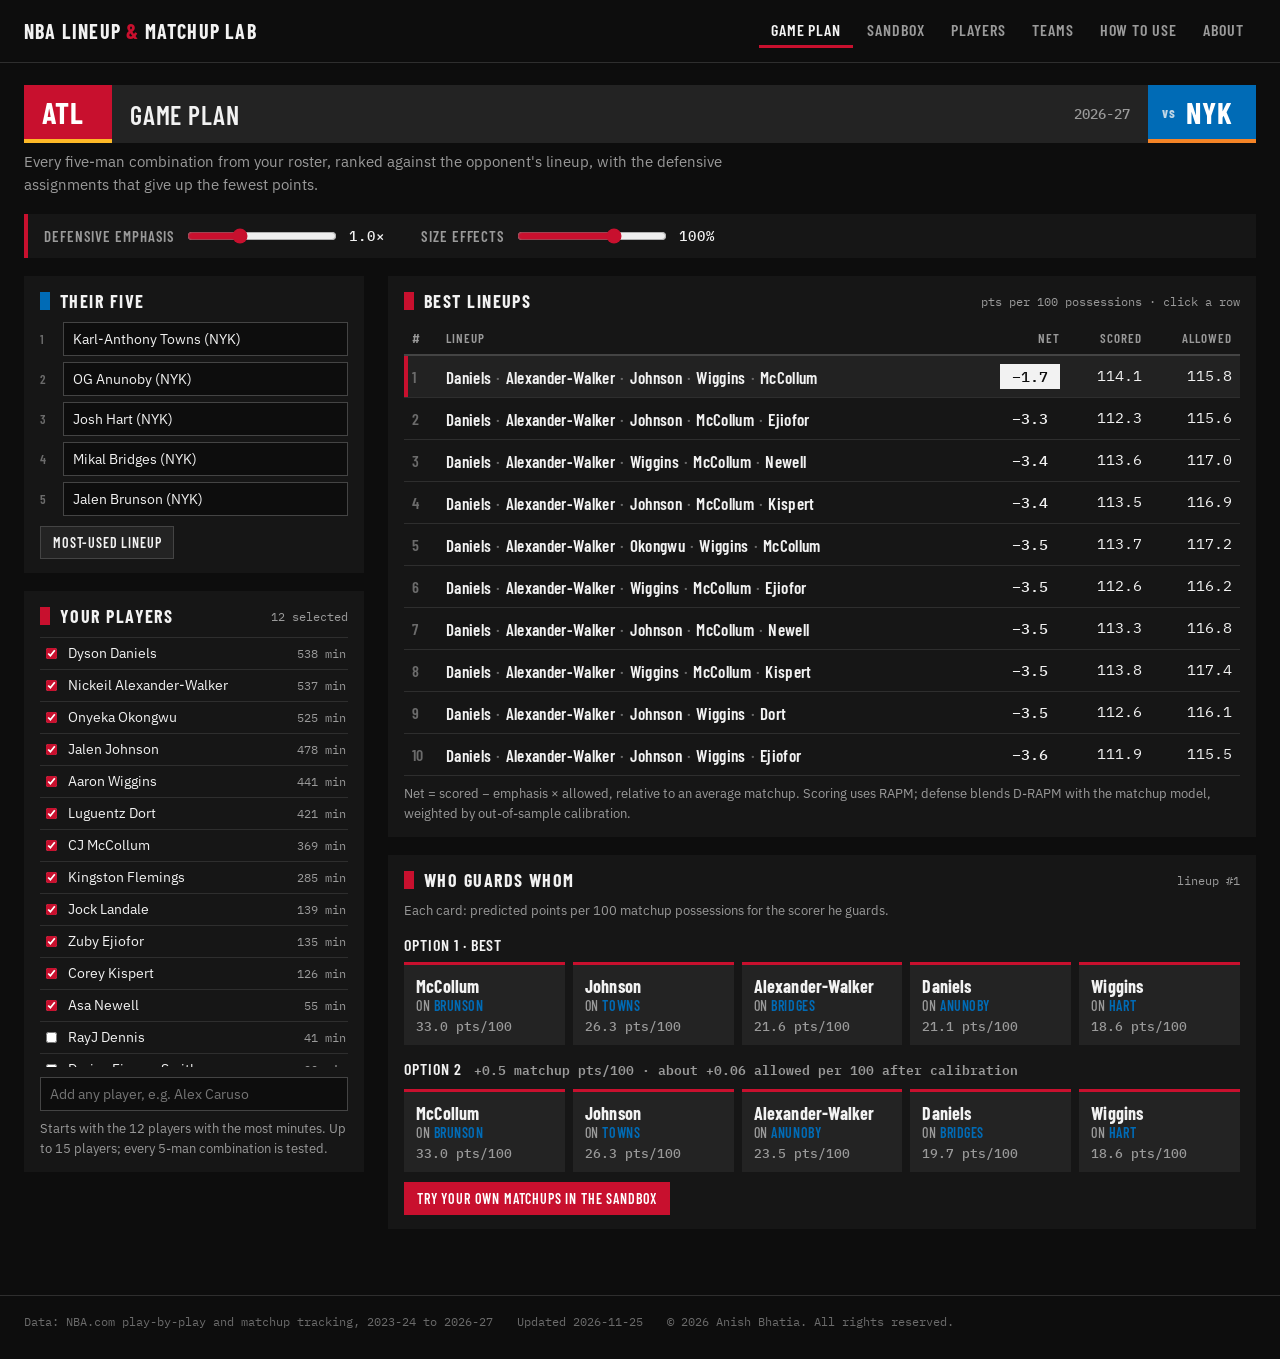
<file: docs/index.html>
<!DOCTYPE html>
<html lang="en">
<head>
  <meta charset="utf-8">
  <meta name="viewport" content="width=device-width, initial-scale=1">
  <title>Game plan · NBA Lineup &amp; Matchup Lab</title>
  <meta name="description" content="Pick any NBA team and opponent: every 5-man lineup ranked by RAPM and a calibrated matchup model, with the best defensive assignments.">
  <link rel="stylesheet" href="css/style.css">
</head>
<body>
  <nav id="nav"></nav>
  <main>
    <div class="scorebar">
      <div class="side team"><select id="team" aria-label="Your team"></select></div>
      <div class="title">Game plan<small id="season"></small></div>
      <div class="side opp"><span class="vs">vs</span><select id="opp" aria-label="Opponent"></select></div>
    </div>
    <p class="lede" id="lede">Every five-man combination from your roster, ranked against the opponent's lineup, with the defensive assignments that give up the fewest points.</p>

    <div class="strip">
      <label for="slider">Defensive emphasis <input type="range" id="slider" min="0.5" max="2" step="0.1" value="1"><output id="slider-out">1.0×</output></label>
      <label for="size">Size effects <input type="range" id="size" min="0" max="1.5" step="0.1" value="1"><output id="size-out">100%</output></label>
    </div>

    <div class="grid">
      <aside>
        <section class="panel">
          <h2 class="sec opp">Their five</h2>
          <div id="their-slots"></div>
          <div class="btns"><button id="reset-their">Most-used lineup</button></div>
        </section>
        <section class="panel">
          <h2 class="sec">Your players <span class="aside" id="roster-count"></span></h2>
          <div class="roster" id="roster"></div>
          <div class="slot" style="margin-top:10px"><input type="search" id="add-player" placeholder="Add any player, e.g. Alex Caruso"></div>
          <p class="note">Starts with the 12 players with the most minutes. Up to 15 players; every 5-man combination is tested.</p>
        </section>
      </aside>

      <section>
        <section class="panel">
          <h2 class="sec">Best lineups <span class="aside">pts per 100 possessions · click a row</span></h2>
          <div class="tablewrap"><table>
            <thead><tr><th>#</th><th>Lineup</th><th class="n">Net</th><th class="n">Scored</th><th class="n">Allowed</th></tr></thead>
            <tbody id="lineups"><tr><td colspan="5" class="loading">Loading…</td></tr></tbody>
          </table></div>
          <p class="note">Net = scored − emphasis × allowed, relative to an average matchup. Scoring uses RAPM; defense blends D-RAPM with the matchup model, weighted by out-of-sample calibration.</p>
        </section>
        <section class="panel">
          <h2 class="sec">Who guards whom <span class="aside" id="assign-for"></span></h2>
          <p class="note" style="margin:0 0 4px">Each card: predicted points per 100 matchup possessions for the scorer he guards.</p>
          <div id="assignments"></div>
          <div class="btns"><a id="to-sandbox" href="sandbox.html"><button class="primary">Try your own matchups in the sandbox</button></a></div>
        </section>
      </section>
    </div>
  </main>
  <footer id="foot"></footer>
  <script type="module" src="js/gameplan.js"></script>
</body>
</html>
</file>
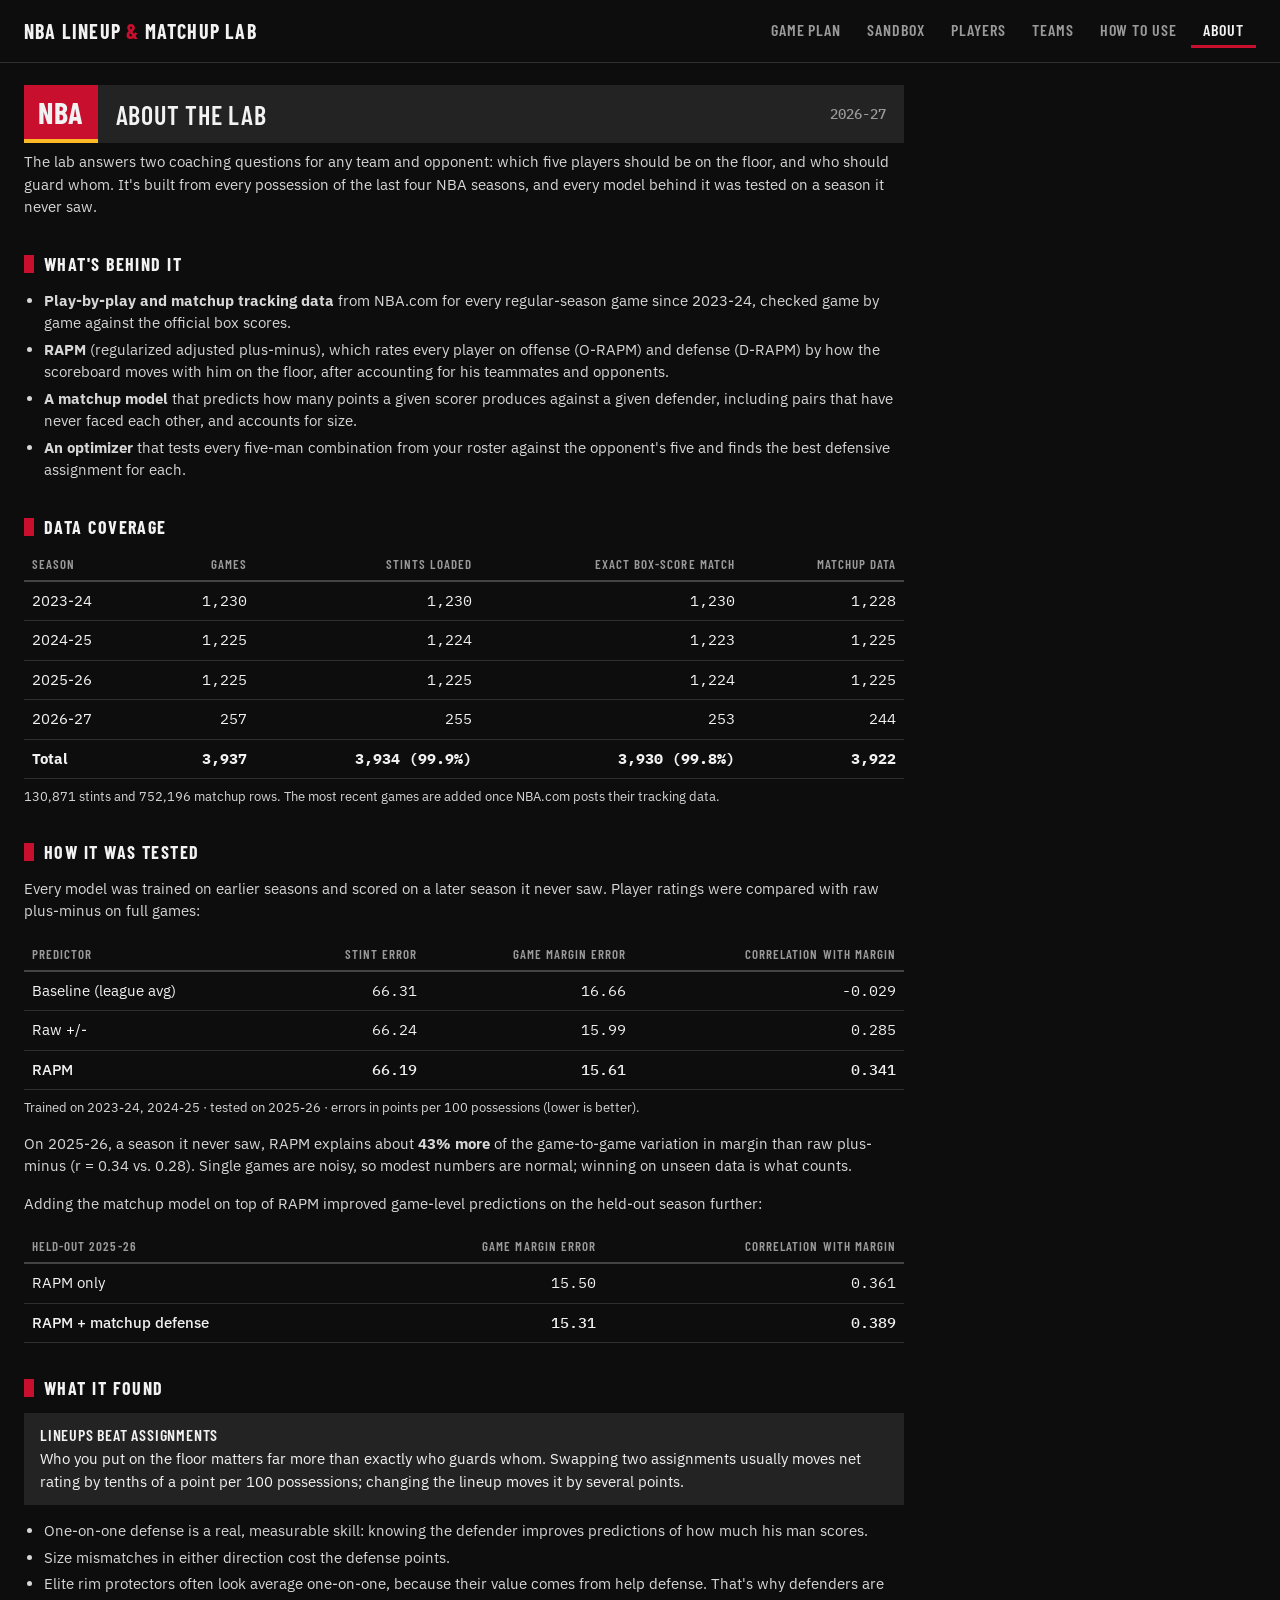
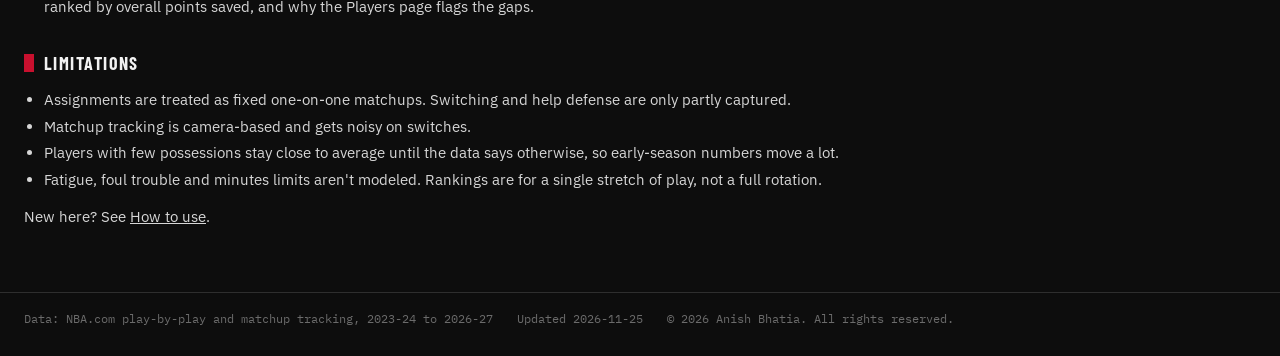
<file: docs/about.html>
<!DOCTYPE html>
<html lang="en">
<head>
  <meta charset="utf-8">
  <meta name="viewport" content="width=device-width, initial-scale=1">
  <title>About · NBA Lineup &amp; Matchup Lab</title>
  <meta name="description" content="About the NBA Lineup & Matchup Lab: what it does, the data and models behind it, and how it was tested.">
  <link rel="stylesheet" href="css/style.css">
  <style>
    main.doc > * { max-width: 880px; }
    .doc h2.sec { margin-top: 34px; }
    .doc p, .doc li { color: #d6d6d6; }
    .doc ul { padding-left: 20px; }
    .doc li { margin: 4px 0; }
    .doc td.hi { color: var(--text); font-weight: 500; }
    .callout { background: var(--slate); padding: 12px 16px; margin: 14px 0; }
    .callout b { font: 600 16px var(--cond); letter-spacing: .05em; text-transform: uppercase; display: block; margin-bottom: 4px; }
    .missing { color: var(--muted); font-style: italic; }
  </style>
</head>
<body>
  <nav id="nav"></nav>
  <main class="doc">
    <div class="scorebar">
      <div class="side team">NBA</div>
      <div class="title">About the lab<small id="season"></small></div>
    </div>
    <p class="lede">The lab answers two coaching questions for any team and opponent: which five players should be on the floor, and who should guard whom. It's built from every possession of the last four NBA seasons, and every model behind it was tested on a season it never saw.</p>

    <h2 class="sec">What's behind it</h2>
    <ul>
      <li><b>Play-by-play and matchup tracking data</b> from NBA.com for every regular-season game since 2023-24, checked game by game against the official box scores.</li>
      <li><b>RAPM</b> (regularized adjusted plus-minus), which rates every player on offense (O-RAPM) and defense (D-RAPM) by how the scoreboard moves with him on the floor, after accounting for his teammates and opponents.</li>
      <li><b>A matchup model</b> that predicts how many points a given scorer produces against a given defender, including pairs that have never faced each other, and accounts for size.</li>
      <li><b>An optimizer</b> that tests every five-man combination from your roster against the opponent's five and finds the best defensive assignment for each.</li>
    </ul>

    <h2 class="sec">Data coverage</h2>
    <div id="coverage"></div>

    <h2 class="sec">How it was tested</h2>
    <p>Every model was trained on earlier seasons and scored on a later season it never saw. Player ratings were compared with raw plus-minus on full games:</p>
    <div id="rapm-val"></div>
    <p>Adding the matchup model on top of RAPM improved game-level predictions on the held-out season further:</p>
    <div id="cal"></div>

    <h2 class="sec">What it found</h2>
    <div class="callout"><b>Lineups beat assignments</b>Who you put on the floor matters far more than exactly who guards whom. Swapping two assignments usually moves net rating by tenths of a point per 100 possessions; changing the lineup moves it by several points.</div>
    <ul>
      <li>One-on-one defense is a real, measurable skill: knowing the defender improves predictions of how much his man scores.</li>
      <li>Size mismatches in either direction cost the defense points.</li>
      <li>Elite rim protectors often look average one-on-one, because their value comes from help defense. That's why defenders are ranked by overall points saved, and why the Players page flags the gaps.</li>
    </ul>

    <h2 class="sec">Limitations</h2>
    <ul>
      <li>Assignments are treated as fixed one-on-one matchups. Switching and help defense are only partly captured.</li>
      <li>Matchup tracking is camera-based and gets noisy on switches.</li>
      <li>Players with few possessions stay close to average until the data says otherwise, so early-season numbers move a lot.</li>
      <li>Fatigue, foul trouble and minutes limits aren't modeled. Rankings are for a single stretch of play, not a full rotation.</li>
    </ul>

    <p>New here? See <a href="guide.html">How to use</a>.</p>
  </main>
  <footer id="foot"></footer>
  <script type="module" src="js/about.js"></script>
</body>
</html>
</file>
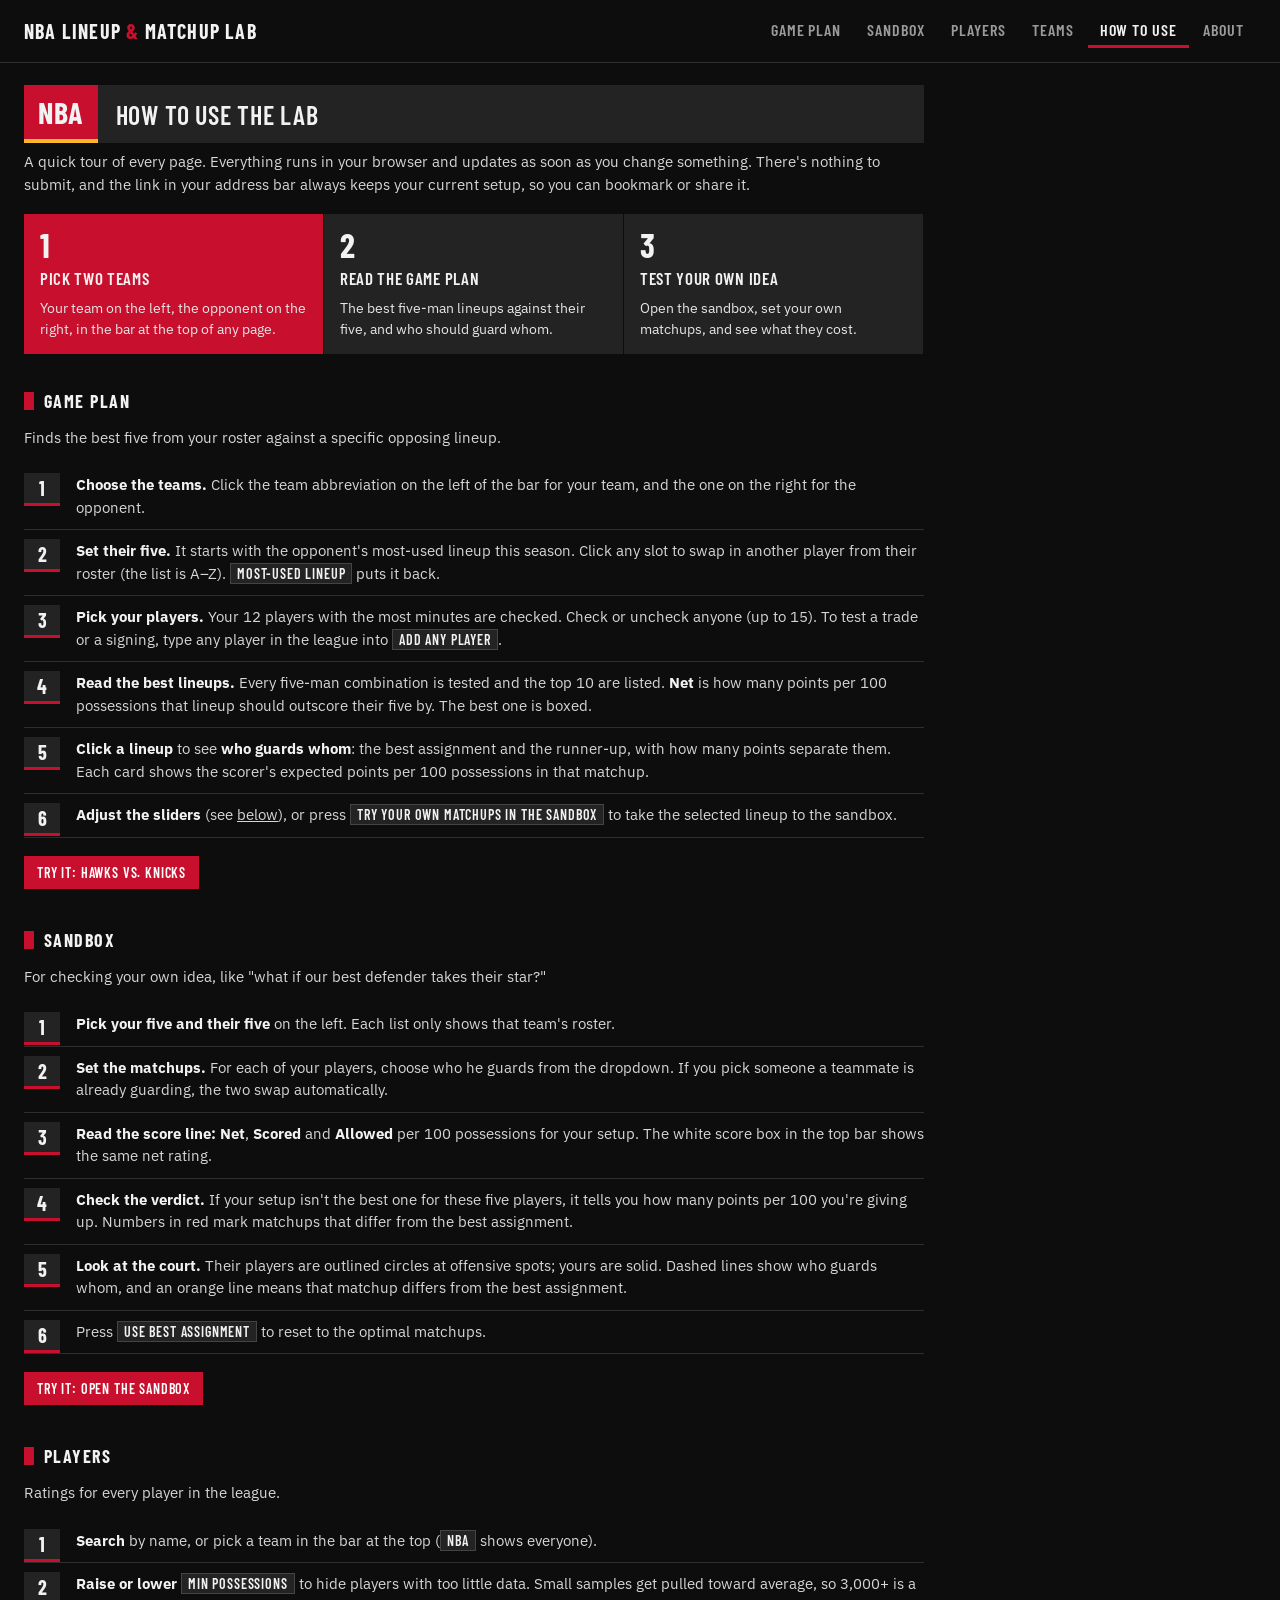
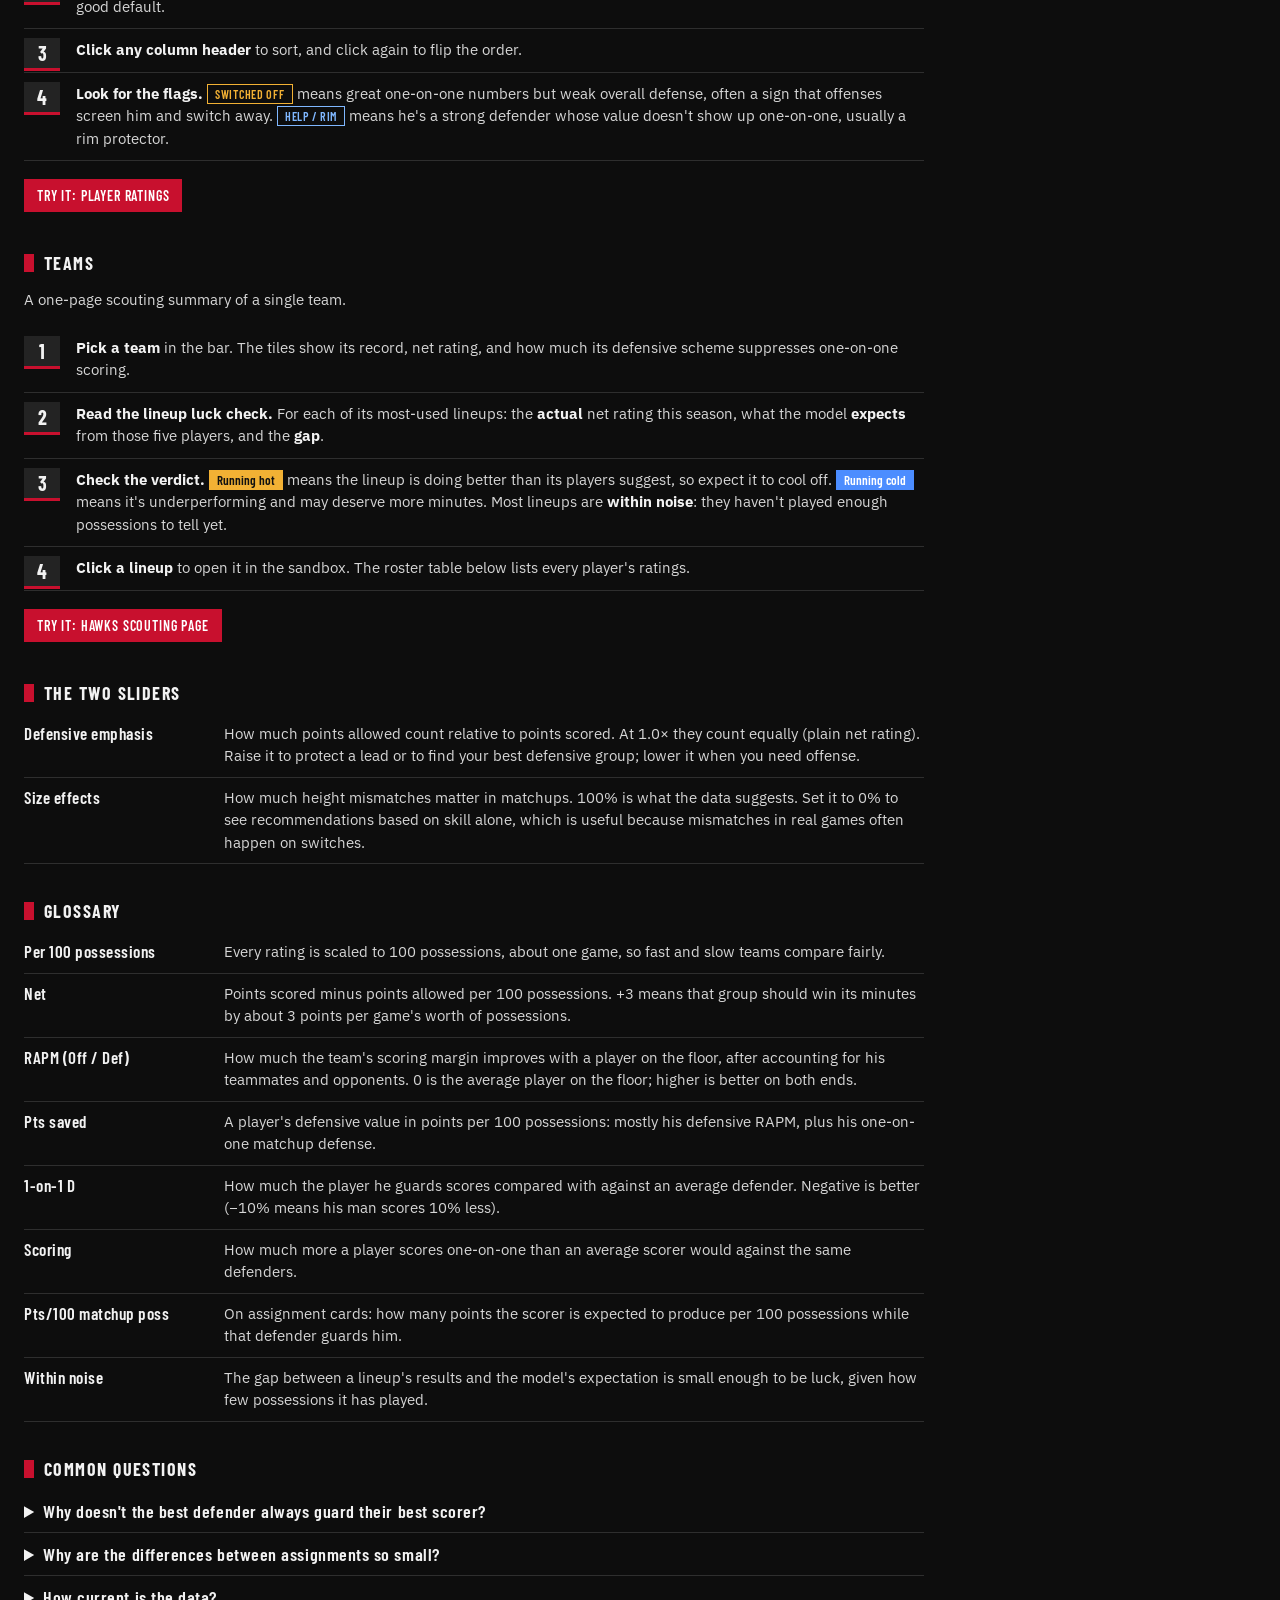
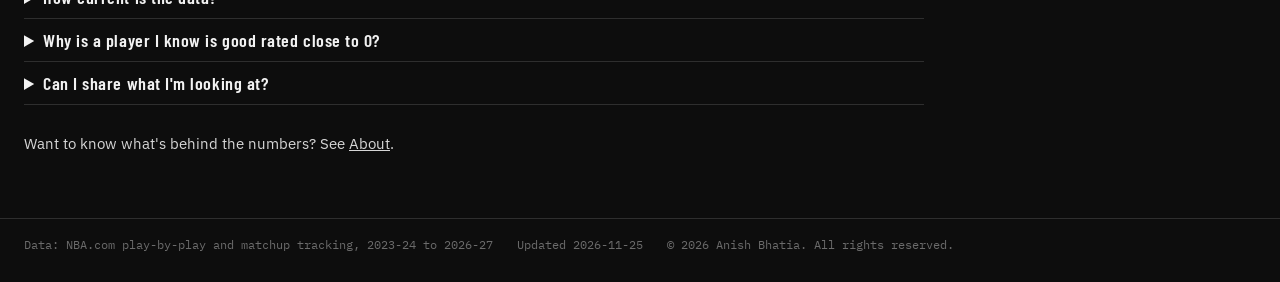
<file: docs/guide.html>
<!DOCTYPE html>
<html lang="en">
<head>
  <meta charset="utf-8">
  <meta name="viewport" content="width=device-width, initial-scale=1">
  <title>How to use · NBA Lineup &amp; Matchup Lab</title>
  <meta name="description" content="Step-by-step guide to the NBA Lineup & Matchup Lab: game plans, the matchup sandbox, player ratings, and team lineup luck checks.">
  <link rel="stylesheet" href="css/style.css">
  <style>
    main.doc > * { max-width: 900px; }
    .doc p, .doc li { color: #d6d6d6; }
    .doc h2.sec { margin-top: 36px; }
    .quick { display: grid; grid-template-columns: repeat(auto-fit, minmax(220px, 1fr)); gap: 0; margin: 8px 0 6px; max-width: 900px; }
    .quick div { background: var(--slate); padding: 14px 16px; border-right: 1px solid var(--bg); }
    .quick div:first-child { background: var(--team); }
    .quick b { display: block; font: 700 34px var(--cond); line-height: 1; margin-bottom: 6px; }
    .quick span { font: 600 17px var(--cond); letter-spacing: .04em; text-transform: uppercase; }
    .quick p { margin: 6px 0 0; font-size: 14px; color: #e6e6e6; }
    ol.steps { list-style: none; counter-reset: s; padding: 0; margin: 12px 0; }
    ol.steps li { counter-increment: s; position: relative; padding: 10px 0 10px 52px; border-bottom: 1px solid var(--line); }
    ol.steps li::before { content: counter(s); position: absolute; left: 0; top: 9px; width: 36px; height: 30px;
      background: var(--slate); border-bottom: 3px solid var(--team-hi); font: 700 20px var(--cond);
      display: flex; align-items: center; justify-content: center; color: var(--text); }
    ol.steps b { color: var(--text); }
    .ui { font: 600 14px var(--cond); letter-spacing: .06em; text-transform: uppercase; background: var(--slate);
      border: 1px solid var(--line-strong); padding: 1px 6px; color: var(--text); }
    .try { display: inline-block; margin: 6px 0 4px; }
    dl.gloss { display: grid; grid-template-columns: 200px 1fr; gap: 0; margin: 10px 0; }
    dl.gloss dt, dl.gloss dd { margin: 0; padding: 9px 0; border-bottom: 1px solid var(--line); }
    dl.gloss dt { font: 600 17px var(--cond); letter-spacing: .03em; color: var(--text); }
    dl.gloss dd { color: #d6d6d6; }
    @media (max-width: 700px) { dl.gloss { grid-template-columns: 1fr; } dl.gloss dt { border-bottom: 0; padding-bottom: 0; } }
    details { border-bottom: 1px solid var(--line); padding: 10px 0; }
    summary { cursor: pointer; font: 600 18px var(--cond); letter-spacing: .03em; color: var(--text); }
    details p { margin: 8px 0 2px; }
  </style>
</head>
<body>
  <nav id="nav"></nav>
  <main class="doc">
    <div class="scorebar">
      <div class="side team">NBA</div>
      <div class="title">How to use the lab</div>
    </div>
    <p class="lede">A quick tour of every page. Everything runs in your browser and updates as soon as you change something. There's nothing to submit, and the link in your address bar always keeps your current setup, so you can bookmark or share it.</p>

    <div class="quick">
      <div><b>1</b><span>Pick two teams</span><p>Your team on the left, the opponent on the right, in the bar at the top of any page.</p></div>
      <div><b>2</b><span>Read the game plan</span><p>The best five-man lineups against their five, and who should guard whom.</p></div>
      <div><b>3</b><span>Test your own idea</span><p>Open the sandbox, set your own matchups, and see what they cost.</p></div>
    </div>

    <h2 class="sec" id="game-plan">Game plan</h2>
    <p>Finds the best five from your roster against a specific opposing lineup.</p>
    <ol class="steps">
      <li><b>Choose the teams.</b> Click the team abbreviation on the left of the bar for your team, and the one on the right for the opponent.</li>
      <li><b>Set their five.</b> It starts with the opponent's most-used lineup this season. Click any slot to swap in another player from their roster (the list is A–Z). <span class="ui">Most-used lineup</span> puts it back.</li>
      <li><b>Pick your players.</b> Your 12 players with the most minutes are checked. Check or uncheck anyone (up to 15). To test a trade or a signing, type any player in the league into <span class="ui">Add any player</span>.</li>
      <li><b>Read the best lineups.</b> Every five-man combination is tested and the top 10 are listed. <b>Net</b> is how many points per 100 possessions that lineup should outscore their five by. The best one is boxed.</li>
      <li><b>Click a lineup</b> to see <b>who guards whom</b>: the best assignment and the runner-up, with how many points separate them. Each card shows the scorer's expected points per 100 possessions in that matchup.</li>
      <li><b>Adjust the sliders</b> (see <a href="#sliders">below</a>), or press <span class="ui">Try your own matchups in the sandbox</span> to take the selected lineup to the sandbox.</li>
    </ol>
    <a class="try" href="index.html?team=ATL&opp=NYK"><button class="primary">Try it: Hawks vs. Knicks</button></a>

    <h2 class="sec" id="sandbox">Sandbox</h2>
    <p>For checking your own idea, like "what if our best defender takes their star?"</p>
    <ol class="steps">
      <li><b>Pick your five and their five</b> on the left. Each list only shows that team's roster.</li>
      <li><b>Set the matchups.</b> For each of your players, choose who he guards from the dropdown. If you pick someone a teammate is already guarding, the two swap automatically.</li>
      <li><b>Read the score line:</b> <b>Net</b>, <b>Scored</b> and <b>Allowed</b> per 100 possessions for your setup. The white score box in the top bar shows the same net rating.</li>
      <li><b>Check the verdict.</b> If your setup isn't the best one for these five players, it tells you how many points per 100 you're giving up. Numbers in red mark matchups that differ from the best assignment.</li>
      <li><b>Look at the court.</b> Their players are outlined circles at offensive spots; yours are solid. Dashed lines show who guards whom, and an orange line means that matchup differs from the best assignment.</li>
      <li>Press <span class="ui">Use best assignment</span> to reset to the optimal matchups.</li>
    </ol>
    <a class="try" href="sandbox.html?team=ATL&opp=NYK"><button class="primary">Try it: open the sandbox</button></a>

    <h2 class="sec" id="players">Players</h2>
    <p>Ratings for every player in the league.</p>
    <ol class="steps">
      <li><b>Search</b> by name, or pick a team in the bar at the top (<span class="ui">NBA</span> shows everyone).</li>
      <li><b>Raise or lower <span class="ui">Min possessions</span></b> to hide players with too little data. Small samples get pulled toward average, so 3,000+ is a good default.</li>
      <li><b>Click any column header</b> to sort, and click again to flip the order.</li>
      <li><b>Look for the flags.</b> <span class="tag switched_off">Switched off</span> means great one-on-one numbers but weak overall defense, often a sign that offenses screen him and switch away. <span class="tag help_rim">Help / rim</span> means he's a strong defender whose value doesn't show up one-on-one, usually a rim protector.</li>
    </ol>
    <a class="try" href="players.html"><button class="primary">Try it: player ratings</button></a>

    <h2 class="sec" id="teams">Teams</h2>
    <p>A one-page scouting summary of a single team.</p>
    <ol class="steps">
      <li><b>Pick a team</b> in the bar. The tiles show its record, net rating, and how much its defensive scheme suppresses one-on-one scoring.</li>
      <li><b>Read the lineup luck check.</b> For each of its most-used lineups: the <b>actual</b> net rating this season, what the model <b>expects</b> from those five players, and the <b>gap</b>.</li>
      <li><b>Check the verdict.</b> <span class="verdict-tag" style="background:var(--warn);color:#111;font:600 13px var(--cond);padding:2px 8px">Running hot</span> means the lineup is doing better than its players suggest, so expect it to cool off. <span class="verdict-tag" style="background:#4c8dff;color:#fff;font:600 13px var(--cond);padding:2px 8px">Running cold</span> means it's underperforming and may deserve more minutes. Most lineups are <b>within noise</b>: they haven't played enough possessions to tell yet.</li>
      <li><b>Click a lineup</b> to open it in the sandbox. The roster table below lists every player's ratings.</li>
    </ol>
    <a class="try" href="teams.html?team=ATL"><button class="primary">Try it: Hawks scouting page</button></a>

    <h2 class="sec" id="sliders">The two sliders</h2>
    <dl class="gloss">
      <dt>Defensive emphasis</dt><dd>How much points allowed count relative to points scored. At 1.0× they count equally (plain net rating). Raise it to protect a lead or to find your best defensive group; lower it when you need offense.</dd>
      <dt>Size effects</dt><dd>How much height mismatches matter in matchups. 100% is what the data suggests. Set it to 0% to see recommendations based on skill alone, which is useful because mismatches in real games often happen on switches.</dd>
    </dl>

    <h2 class="sec" id="glossary">Glossary</h2>
    <dl class="gloss">
      <dt>Per 100 possessions</dt><dd>Every rating is scaled to 100 possessions, about one game, so fast and slow teams compare fairly.</dd>
      <dt>Net</dt><dd>Points scored minus points allowed per 100 possessions. +3 means that group should win its minutes by about 3 points per game's worth of possessions.</dd>
      <dt>RAPM (Off / Def)</dt><dd>How much the team's scoring margin improves with a player on the floor, after accounting for his teammates and opponents. 0 is the average player on the floor; higher is better on both ends.</dd>
      <dt>Pts saved</dt><dd>A player's defensive value in points per 100 possessions: mostly his defensive RAPM, plus his one-on-one matchup defense.</dd>
      <dt>1-on-1 D</dt><dd>How much the player he guards scores compared with against an average defender. Negative is better (−10% means his man scores 10% less).</dd>
      <dt>Scoring</dt><dd>How much more a player scores one-on-one than an average scorer would against the same defenders.</dd>
      <dt>Pts/100 matchup poss</dt><dd>On assignment cards: how many points the scorer is expected to produce per 100 possessions while that defender guards him.</dd>
      <dt>Within noise</dt><dd>The gap between a lineup's results and the model's expectation is small enough to be luck, given how few possessions it has played.</dd>
    </dl>

    <h2 class="sec" id="faq">Common questions</h2>
    <details><summary>Why doesn't the best defender always guard their best scorer?</summary>
      <p>Usually because of size. If their star is much taller or shorter than your best defender, the mismatch can cost more than his defense saves. Turn <b>Size effects</b> down to 0% to see the skill-only answer.</p></details>
    <details><summary>Why are the differences between assignments so small?</summary>
      <p>That's a real finding: who's on the floor matters much more than exactly who guards whom. Swapping assignments usually moves net rating by tenths of a point per 100, while changing the lineup moves it by several points.</p></details>
    <details><summary>How current is the data?</summary>
      <p>The date at the bottom of every page shows the last update. It covers every regular-season game from 2023-24 through the latest update, with recent seasons weighted more heavily.</p></details>
    <details><summary>Why is a player I know is good rated close to 0?</summary>
      <p>Players with few possessions are pulled toward average until the data clearly shows otherwise, and rookies or injured players fall in that group. RAPM also measures how the scoreboard moves with a player on the floor, which can differ from box-score stats.</p></details>
    <details><summary>Can I share what I'm looking at?</summary>
      <p>Yes. The address bar always holds your current teams, players, matchups and slider settings, so copying the link shares the exact view.</p></details>

    <p style="margin-top:28px">Want to know what's behind the numbers? See <a href="about.html">About</a>.</p>
  </main>
  <footer id="foot"></footer>
  <script type="module">
    import { loadData, renderChrome, applyTeamColors, showError } from './js/ui.js';
    applyTeamColors('ATL', 'NYK');
    loadData().then((D) => renderChrome('guide.html', D.meta)).catch(() => renderChrome('guide.html', null));
  </script>
</body>
</html>
</file>
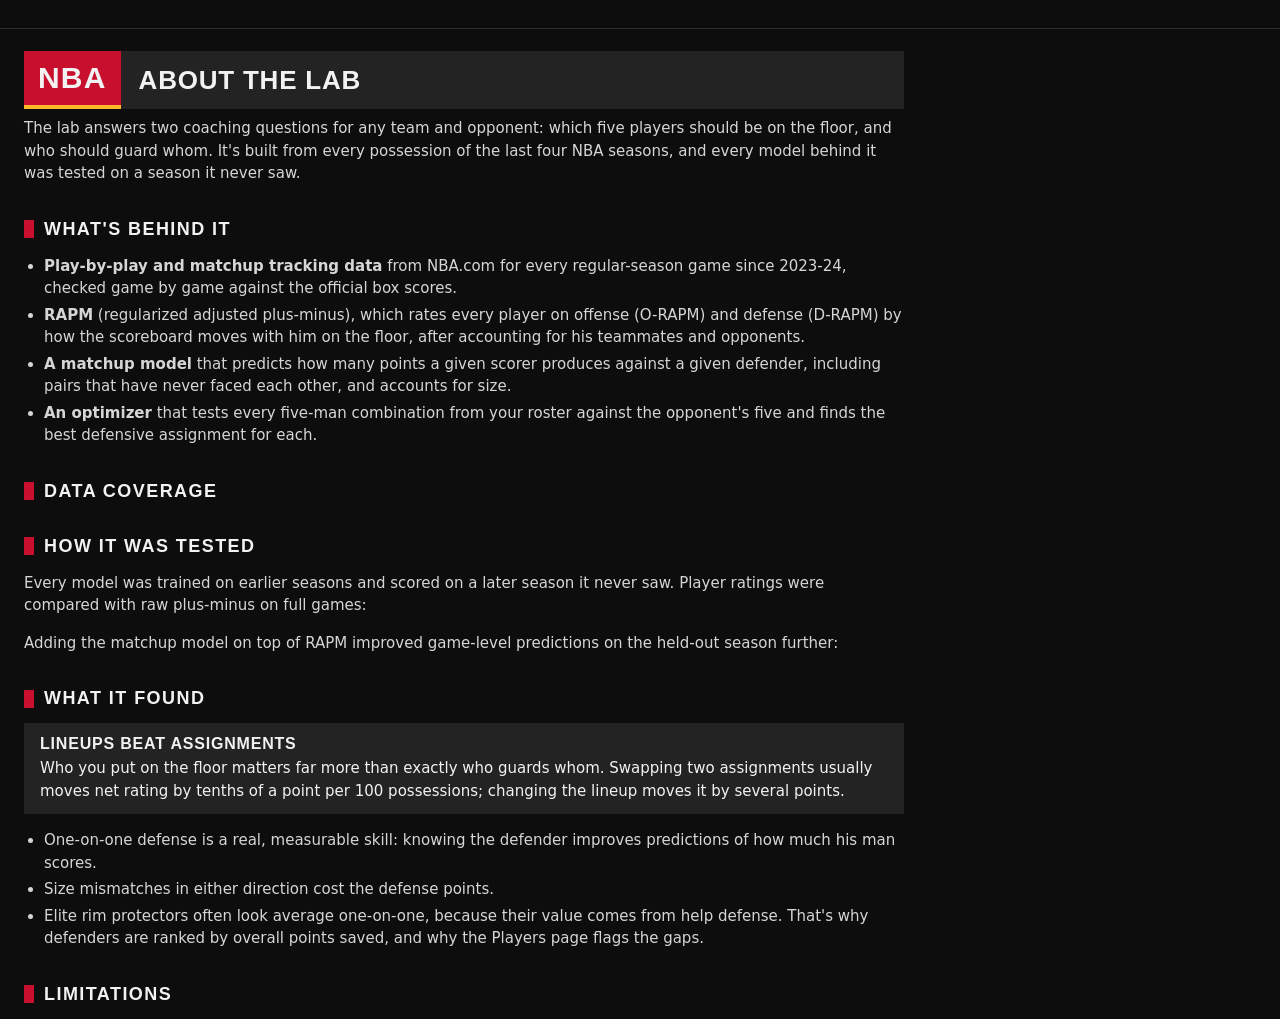
<file: docs/method.html>
<!DOCTYPE html><html lang="en"><head><meta charset="utf-8"><title>About · NBA Lineup &amp; Matchup Lab</title><meta http-equiv="refresh" content="0; url=about.html"><link rel="canonical" href="about.html"></head><body><a href="about.html">About the lab</a></body></html>
</file>
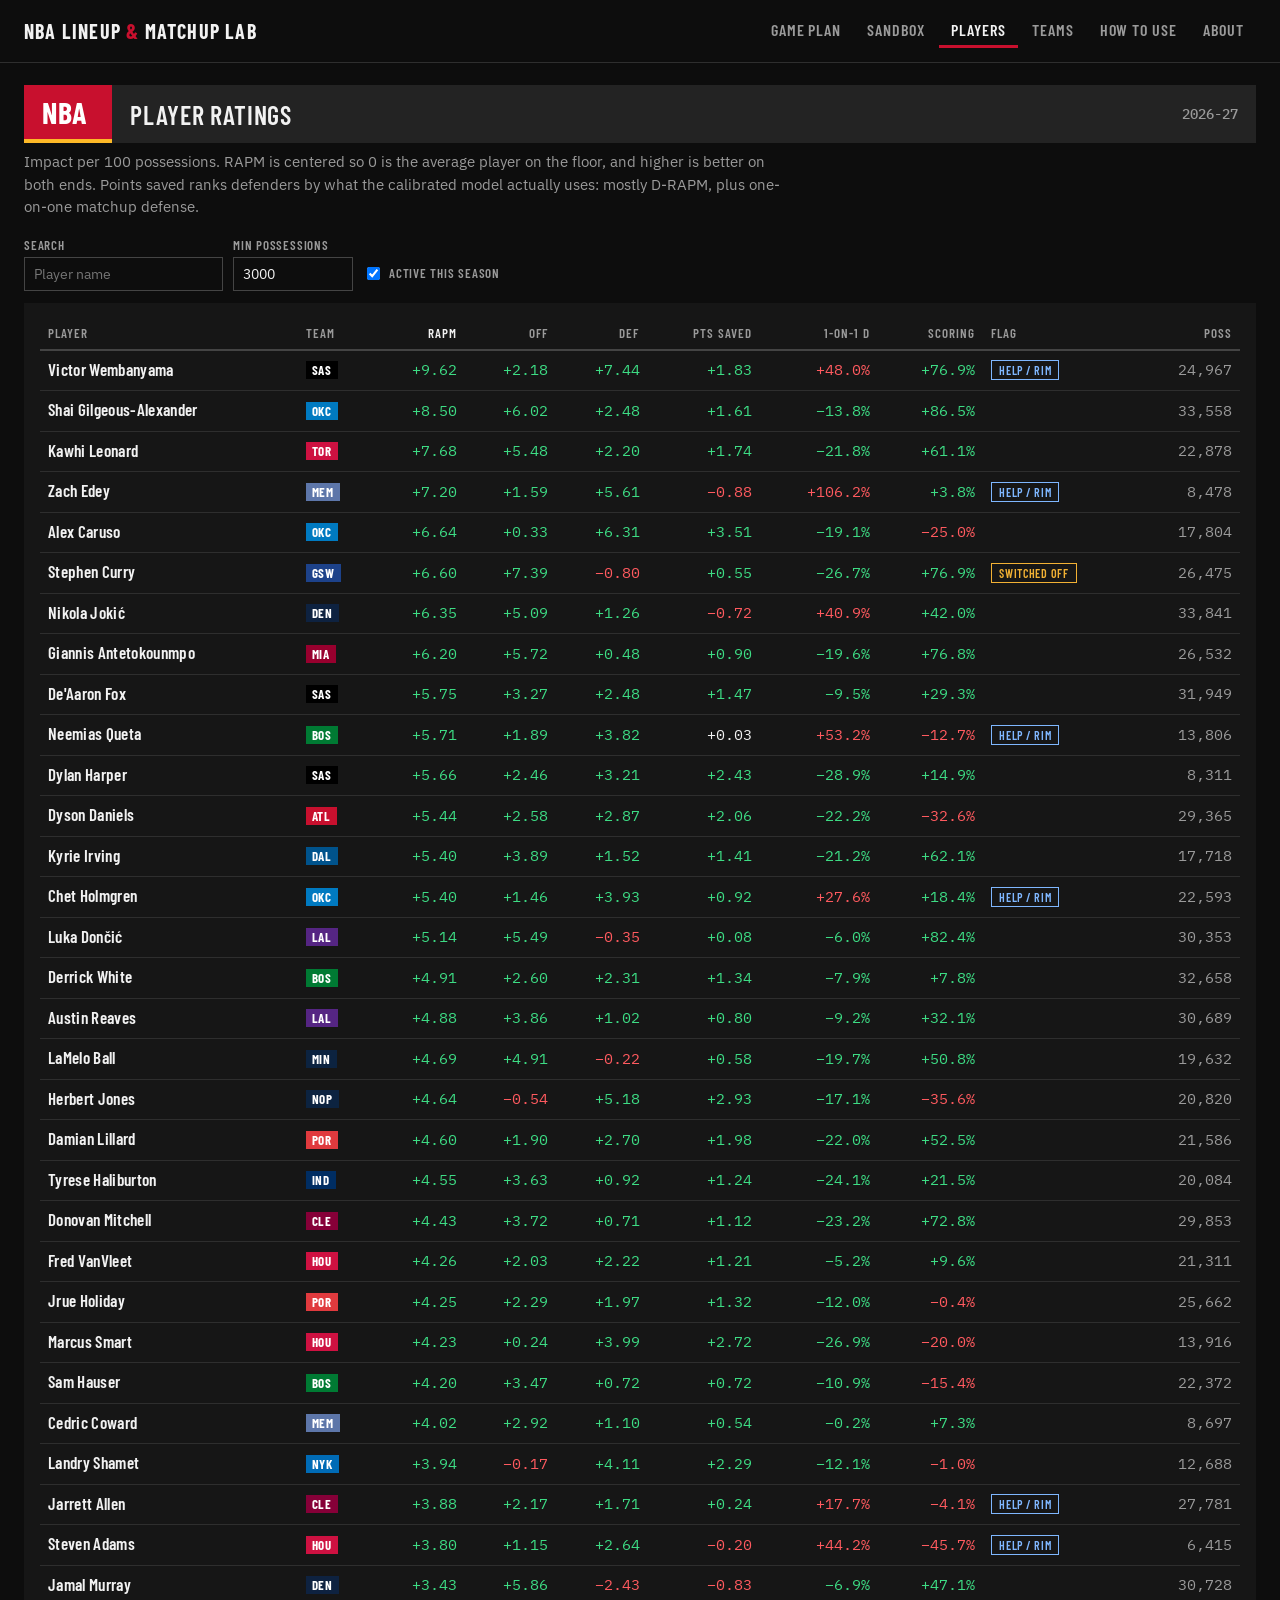
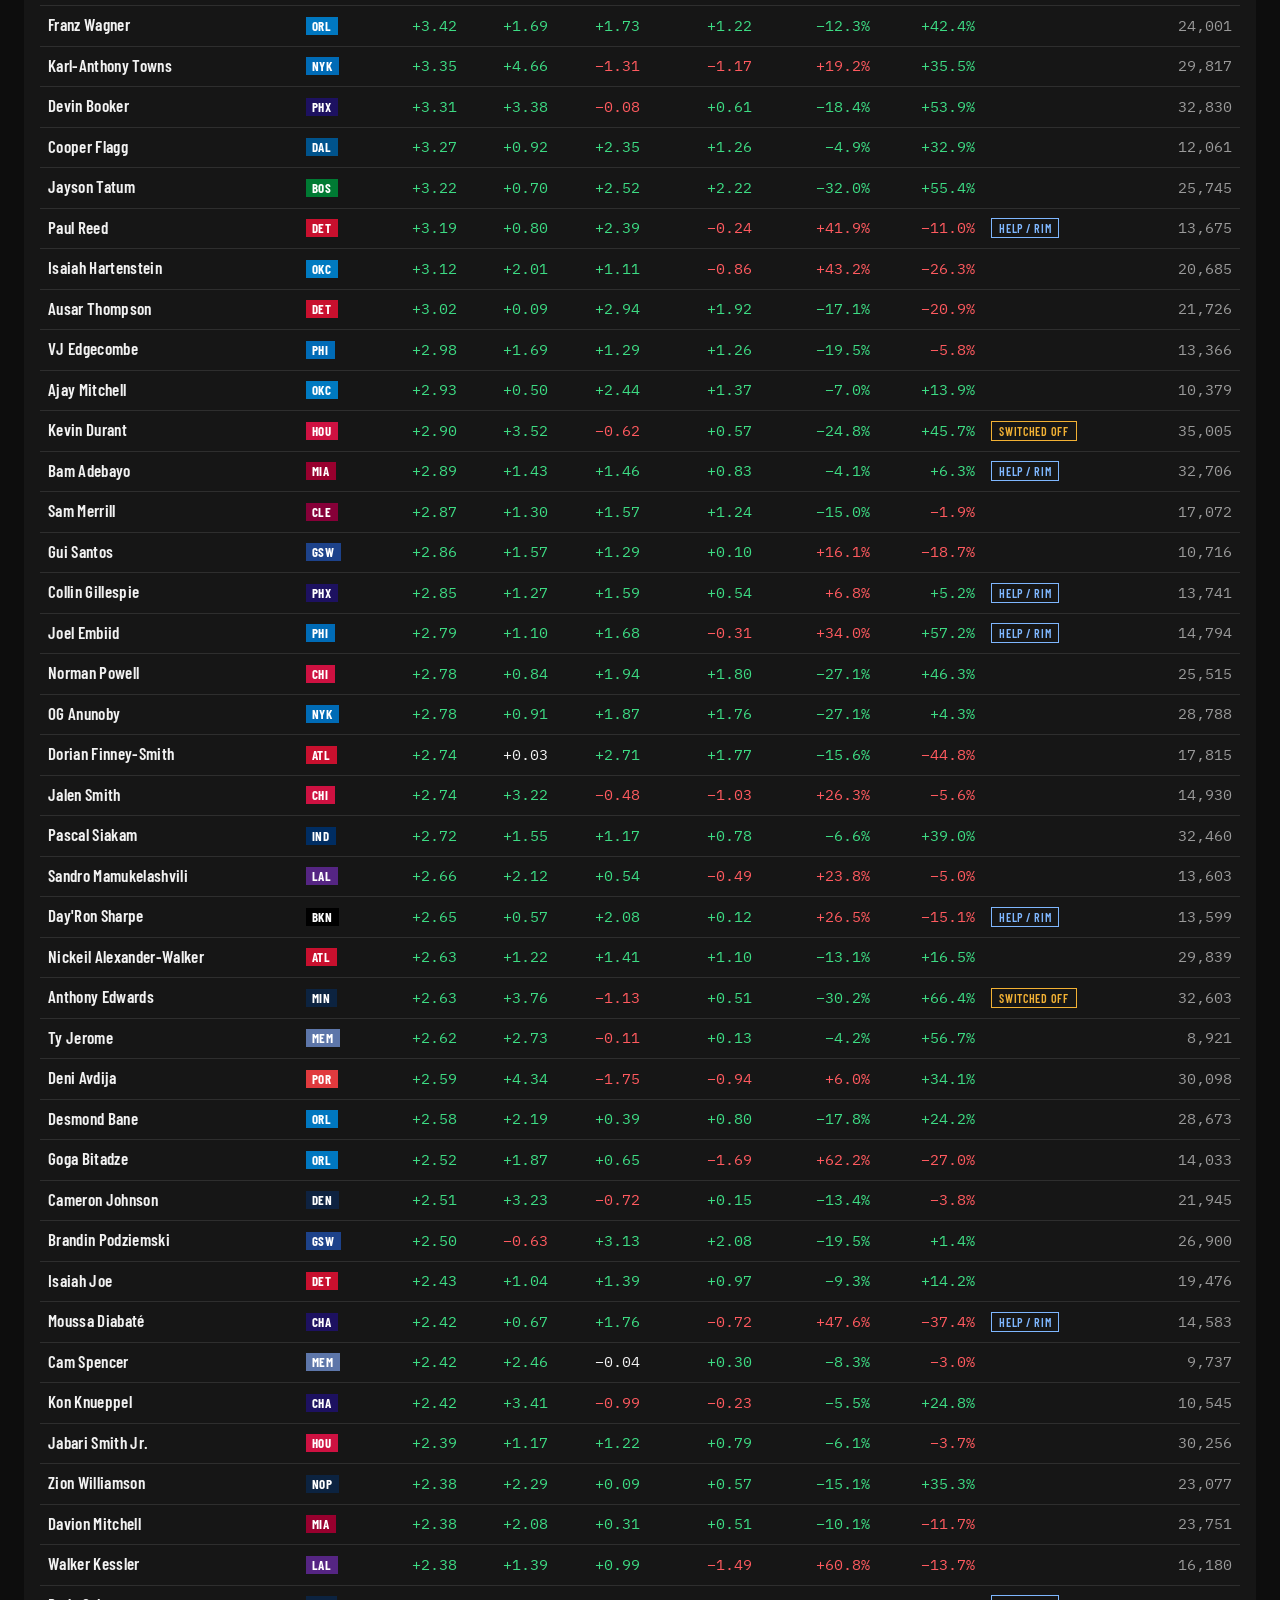
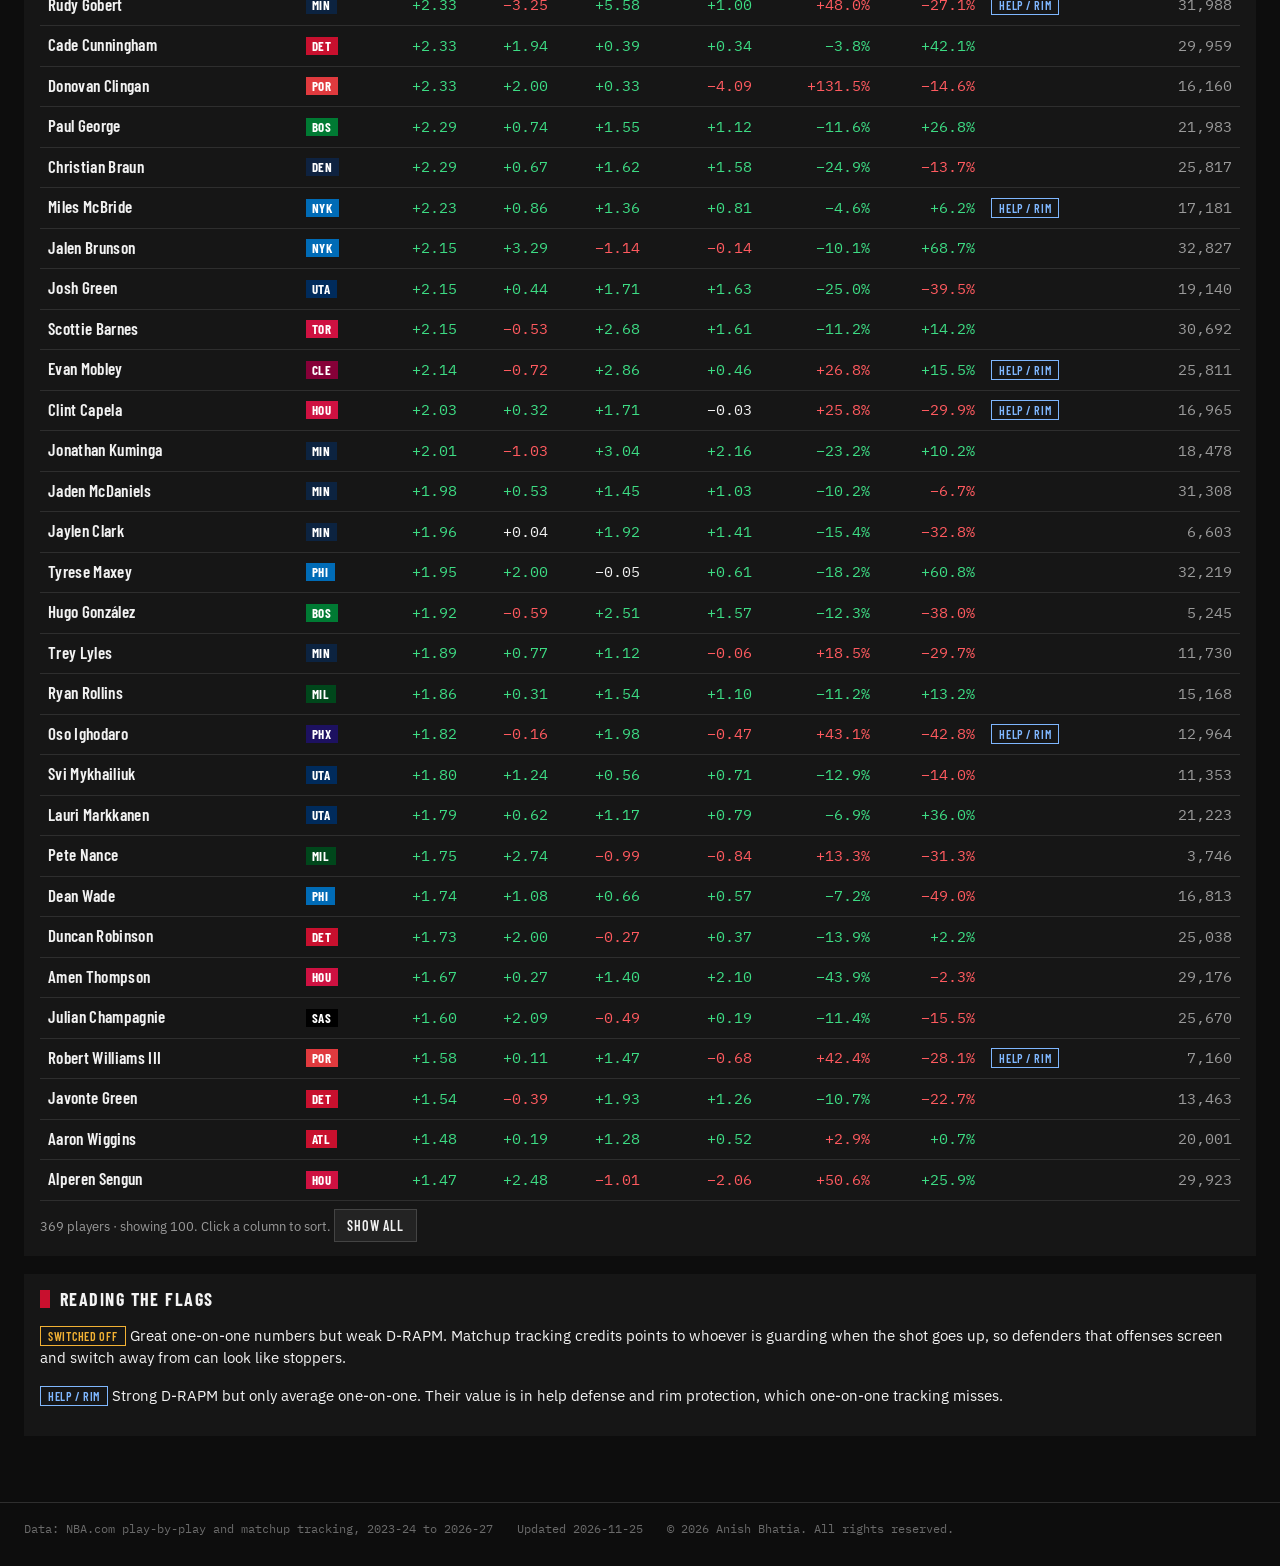
<file: docs/players.html>
<!DOCTYPE html>
<html lang="en">
<head>
  <meta charset="utf-8">
  <meta name="viewport" content="width=device-width, initial-scale=1">
  <title>Players · NBA Lineup &amp; Matchup Lab</title>
  <meta name="description" content="RAPM, calibrated defensive impact, and one-on-one matchup effects for every NBA player.">
  <link rel="stylesheet" href="css/style.css">
</head>
<body>
  <nav id="nav"></nav>
  <main>
    <div class="scorebar">
      <div class="side team"><select id="team" aria-label="Team filter"></select></div>
      <div class="title">Player ratings<small id="season"></small></div>
    </div>
    <p class="lede">Impact per 100 possessions. RAPM is centered so 0 is the average player on the floor, and higher is better on both ends. Points saved ranks defenders by what the calibrated model actually uses: mostly D-RAPM, plus one-on-one matchup defense.</p>

    <div class="filters">
      <label>Search <input type="search" id="q" placeholder="Player name"></label>
      <label>Min possessions <input type="number" id="minposs" value="3000" step="500" min="0" style="width:120px"></label>
      <label class="check"><input type="checkbox" id="active" checked> Active this season</label>
    </div>

    <div class="panel tablewrap">
      <table>
        <thead><tr id="head"></tr></thead>
        <tbody id="rows"><tr><td class="loading">Loading…</td></tr></tbody>
      </table>
      <p class="note" id="count"></p>
    </div>

    <section class="panel">
      <h2 class="sec">Reading the flags</h2>
      <p><span class="tag switched_off">Switched off</span> Great one-on-one numbers but weak D-RAPM. Matchup tracking credits points to whoever is guarding when the shot goes up, so defenders that offenses screen and switch away from can look like stoppers.</p>
      <p><span class="tag help_rim">Help / rim</span> Strong D-RAPM but only average one-on-one. Their value is in help defense and rim protection, which one-on-one tracking misses.</p>
    </section>
  </main>
  <footer id="foot"></footer>
  <script type="module" src="js/players.js"></script>
</body>
</html>
</file>
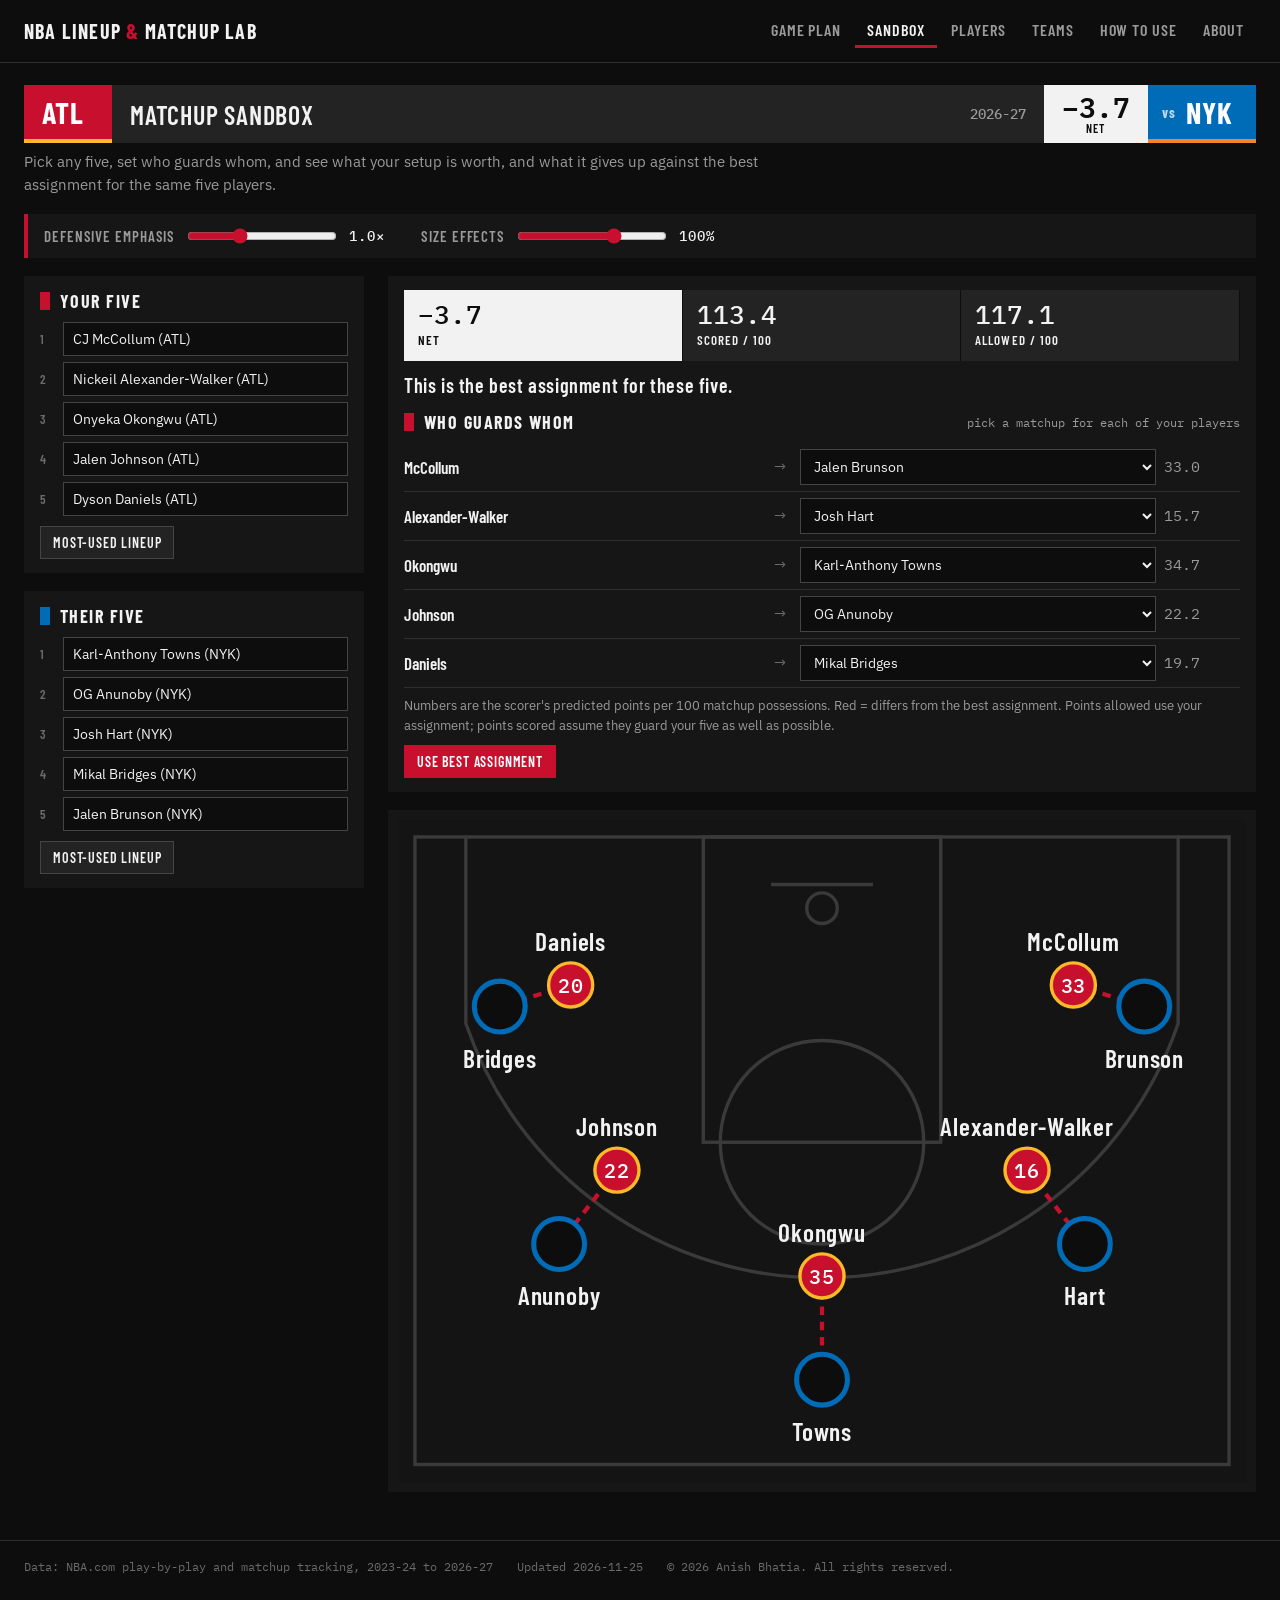
<file: docs/sandbox.html>
<!DOCTYPE html>
<html lang="en">
<head>
  <meta charset="utf-8">
  <meta name="viewport" content="width=device-width, initial-scale=1">
  <title>Sandbox · NBA Lineup &amp; Matchup Lab</title>
  <meta name="description" content="Pick your five, choose who guards whom, and see what it costs against the best assignment.">
  <link rel="stylesheet" href="css/style.css">
</head>
<body>
  <nav id="nav"></nav>
  <main>
    <div class="scorebar">
      <div class="side team"><select id="team" aria-label="Your team"></select></div>
      <div class="title">Matchup sandbox<small id="season"></small></div>
      <div class="bug"><b id="bug-net">—</b><span>net</span></div>
      <div class="side opp"><span class="vs">vs</span><select id="opp" aria-label="Opponent"></select></div>
    </div>
    <p class="lede">Pick any five, set who guards whom, and see what your setup is worth, and what it gives up against the best assignment for the same five players.</p>

    <div class="strip">
      <label for="slider">Defensive emphasis <input type="range" id="slider" min="0.5" max="2" step="0.1" value="1"><output id="slider-out">1.0×</output></label>
      <label for="size">Size effects <input type="range" id="size" min="0" max="1.5" step="0.1" value="1"><output id="size-out">100%</output></label>
    </div>

    <div class="grid">
      <aside>
        <section class="panel">
          <h2 class="sec">Your five</h2>
          <div id="my-slots"></div>
          <div class="btns"><button id="reset-mine">Most-used lineup</button></div>
        </section>
        <section class="panel">
          <h2 class="sec opp">Their five</h2>
          <div id="their-slots"></div>
          <div class="btns"><button id="reset-their">Most-used lineup</button></div>
        </section>
      </aside>

      <section>
        <section class="panel">
          <div class="scoreline">
            <div><b id="net">—</b><span>Net</span></div>
            <div><b id="scored">—</b><span>Scored / 100</span></div>
            <div><b id="allowed">—</b><span>Allowed / 100</span></div>
          </div>
          <div class="verdict" id="verdict"></div>
          <h2 class="sec">Who guards whom <span class="aside">pick a matchup for each of your players</span></h2>
          <div id="assign"></div>
          <div class="btns"><button class="primary" id="use-best">Use best assignment</button></div>
        </section>
        <section class="court-wrap">
          <svg class="court" id="court" viewBox="0 0 500 390" role="img" aria-label="Half-court diagram of the matchups"></svg>
        </section>
      </section>
    </div>
  </main>
  <footer id="foot"></footer>
  <script type="module" src="js/sandbox.js"></script>
</body>
</html>
</file>
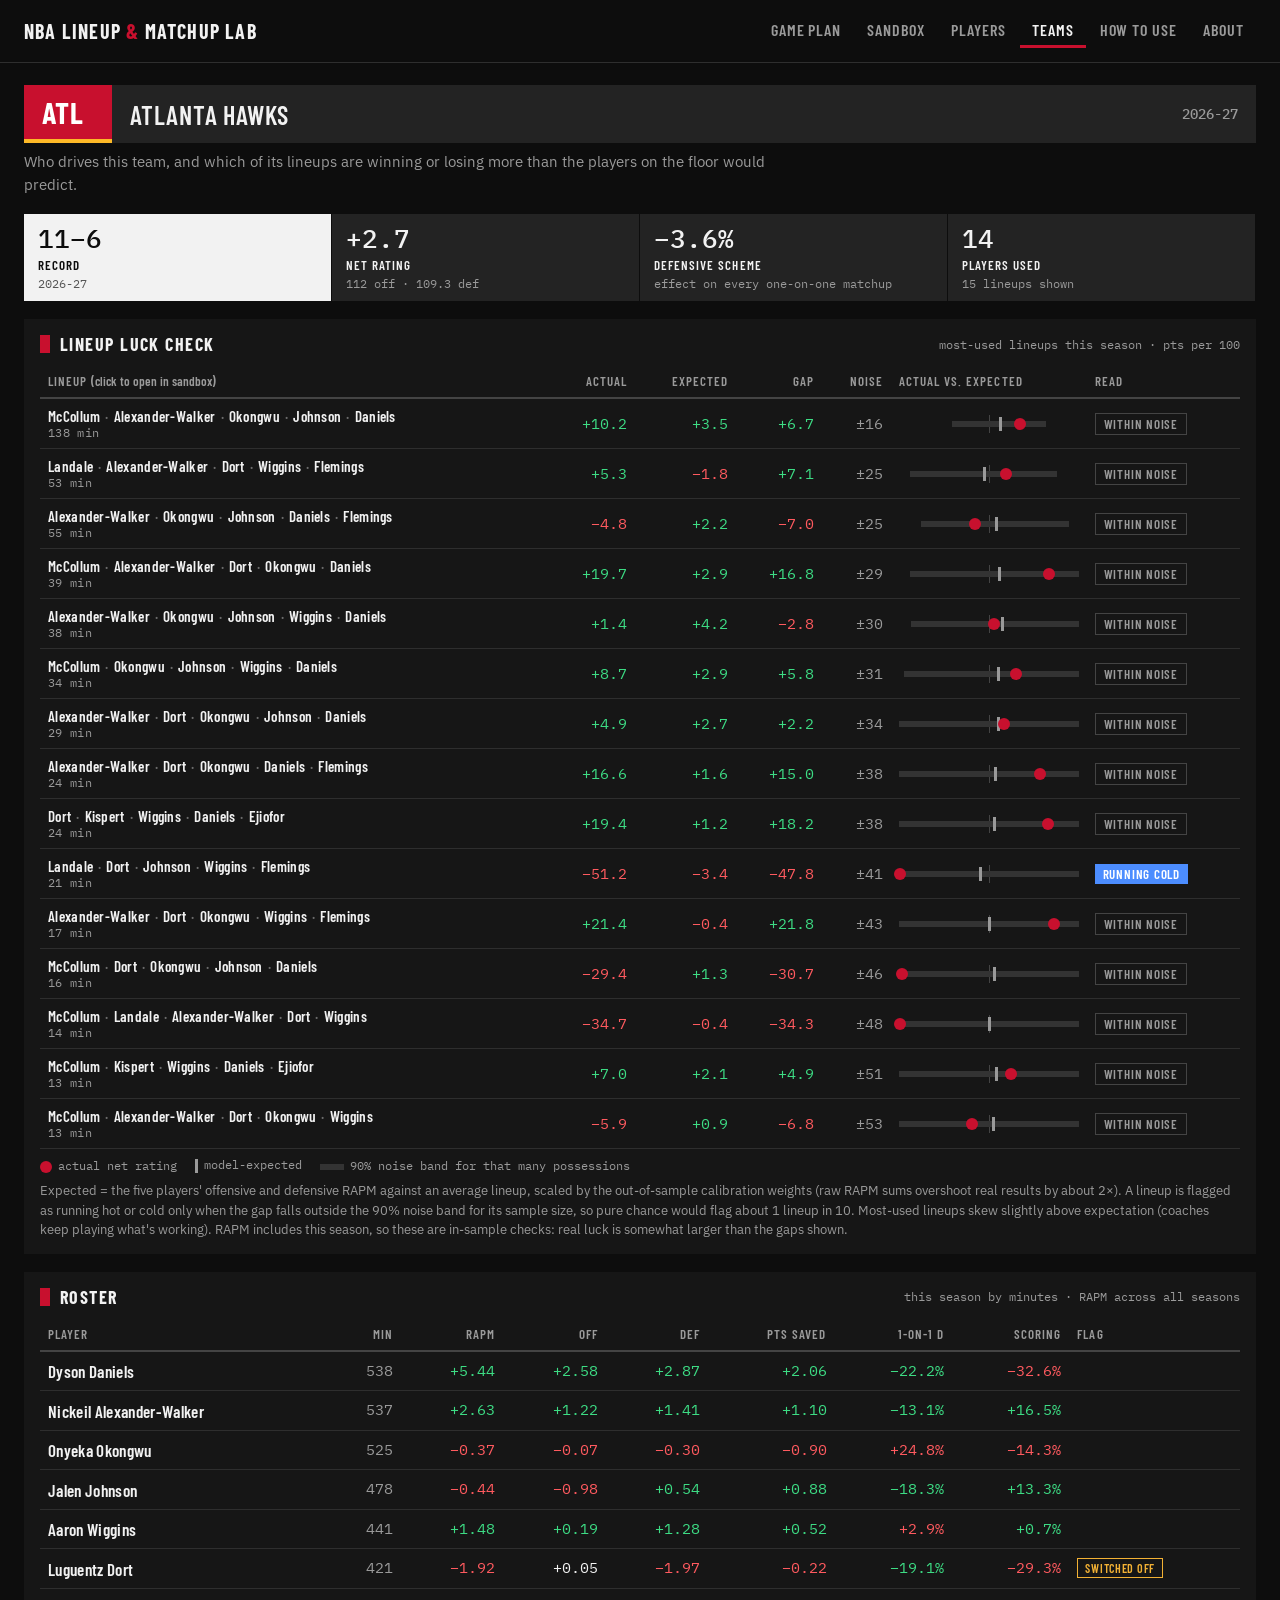
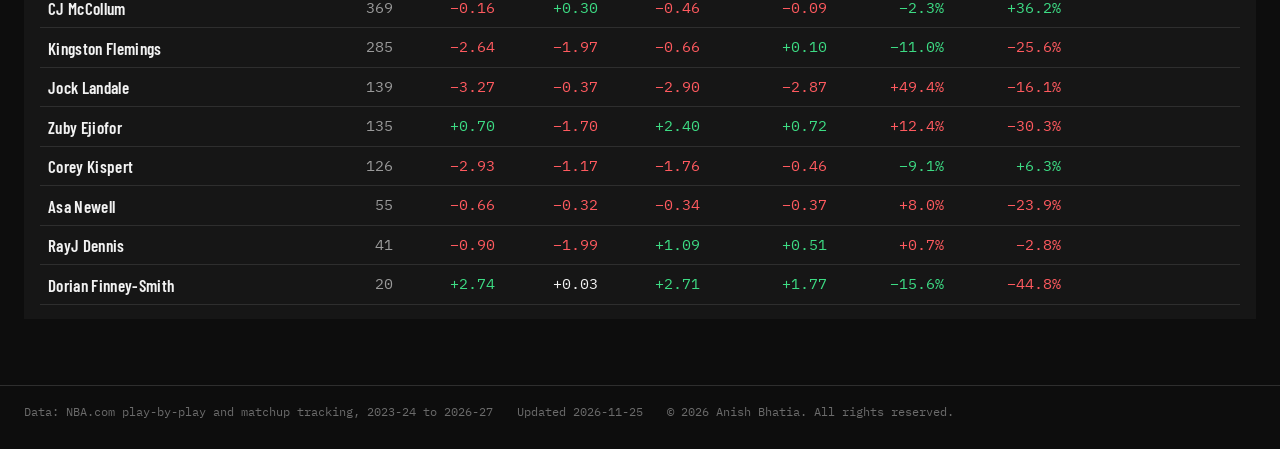
<file: docs/teams.html>
<!DOCTYPE html>
<html lang="en">
<head>
  <meta charset="utf-8">
  <meta name="viewport" content="width=device-width, initial-scale=1">
  <title>Teams · NBA Lineup &amp; Matchup Lab</title>
  <meta name="description" content="Team scouting page: roster ratings and a lineup luck check comparing each lineup's real results with what the model expects.">
  <link rel="stylesheet" href="css/style.css">
  <style>
    .tiles { display: grid; grid-template-columns: repeat(auto-fit, minmax(170px, 1fr)); gap: 0; margin: 0 0 18px; }
    .tiles div { background: var(--slate); padding: 10px 14px; border-right: 1px solid var(--bg); }
    .tiles div:first-child { background: var(--text); color: var(--bg); }
    .tiles b { display: block; font: 500 26px var(--mono); line-height: 1.15; }
    .tiles span { font: 600 13px var(--cond); letter-spacing: .08em; text-transform: uppercase; }
    .tiles small { display: block; font: 12px var(--mono); color: var(--muted); }
    .tiles div:first-child small { color: #555; }
    .verdict-tag { font: 600 13px var(--cond); letter-spacing: .06em; text-transform: uppercase; padding: 2px 8px; white-space: nowrap; }
    .verdict-tag.hot { background: var(--warn); color: #111; }
    .verdict-tag.cold { background: #4c8dff; color: #fff; }
    .verdict-tag.noise { color: var(--muted); border: 1px solid var(--line-strong); }
    td.small { font-size: 12px; }
    .bar { position: relative; height: 18px; min-width: 120px; }
    #lineups .names { font-size: 15px; }
    #lineups .names a { text-decoration: none; }
    #lineups .names a:hover { text-decoration: underline; }
    .bar .zero { position: absolute; left: 50%; top: 0; bottom: 0; width: 1px; background: var(--line-strong); }
    .bar .band { position: absolute; top: 6px; height: 6px; background: #333; }
    .bar .exp { position: absolute; top: 2px; width: 3px; height: 14px; background: var(--muted); }
    .bar .act { position: absolute; top: 3px; width: 12px; height: 12px; border-radius: 50%; background: var(--team-hi); transform: translateX(-5px); }
    .legend { display: flex; gap: 18px; flex-wrap: wrap; font: 12px var(--mono); color: var(--muted); margin: 8px 0 0; align-items: center; }
    .legend i { display: inline-block; vertical-align: middle; margin-right: 6px; }
  </style>
</head>
<body>
  <nav id="nav"></nav>
  <main>
    <div class="scorebar">
      <div class="side team"><select id="team" aria-label="Team"></select></div>
      <div class="title"><span id="teamname">Team</span><small id="season"></small></div>
    </div>
    <p class="lede">Who drives this team, and which of its lineups are winning or losing more than the players on the floor would predict.</p>

    <div class="tiles" id="tiles"></div>

    <section class="panel">
      <h2 class="sec">Lineup luck check <span class="aside">most-used lineups this season · pts per 100</span></h2>
      <div class="tablewrap"><table>
        <thead><tr><th>Lineup <span class="muted" style="text-transform:none;letter-spacing:0">(click to open in sandbox)</span></th><th class="n">Actual</th><th class="n">Expected</th><th class="n">Gap</th><th class="n">Noise</th><th>Actual vs. expected</th><th>Read</th></tr></thead>
        <tbody id="lineups"></tbody>
      </table></div>
      <div class="legend">
        <span><i style="width:12px;height:12px;border-radius:50%;background:var(--team-hi)"></i>actual net rating</span>
        <span><i style="width:3px;height:14px;background:var(--muted)"></i>model-expected</span>
        <span><i style="width:24px;height:6px;background:#333"></i>90% noise band for that many possessions</span>
      </div>
      <p class="note">Expected = the five players' offensive and defensive RAPM against an average lineup, scaled by the out-of-sample calibration weights (raw RAPM sums overshoot real results by about 2×). A lineup is flagged as running hot or cold only when the gap falls outside the 90% noise band for its sample size, so pure chance would flag about 1 lineup in 10. Most-used lineups skew slightly above expectation (coaches keep playing what's working). RAPM includes this season, so these are in-sample checks: real luck is somewhat larger than the gaps shown.</p>
    </section>

    <section class="panel">
      <h2 class="sec">Roster <span class="aside">this season by minutes · RAPM across all seasons</span></h2>
      <div class="tablewrap"><table>
        <thead><tr><th>Player</th><th class="n">Min</th><th class="n">RAPM</th><th class="n">Off</th><th class="n">Def</th><th class="n">Pts saved</th><th class="n">1-on-1 D</th><th class="n">Scoring</th><th>Flag</th></tr></thead>
        <tbody id="roster"></tbody>
      </table></div>
    </section>
  </main>
  <footer id="foot"></footer>
  <script type="module" src="js/teams.js"></script>
</body>
</html>
</file>
<file: docs/css/style.css>
/* NBA Lineup & Matchup Lab — broadcast theme */
@import url('https://fonts.googleapis.com/css2?family=Barlow+Condensed:wght@500;600;700&family=IBM+Plex+Mono:wght@400;500&family=IBM+Plex+Sans:wght@400;500&display=swap');

:root {
  --bg: #0d0d0d;
  --panel: #161616;
  --slate: #232323;
  --line: #2e2e2e;
  --line-strong: #444;
  --text: #f2f2f2;
  --muted: #9a9a9a;
  --faint: #6b6b6b;
  --good: #3ddc84;
  --bad: #ff5a5f;
  --warn: #f2b134;
  --team: #c8102e; --team2: #fdb927; --team-hi: #c8102e;
  --opp: #006bb6;  --opp2: #f58426;  --opp-hi: #f58426;
  --cond: 'Barlow Condensed', 'Arial Narrow', sans-serif;
  --mono: 'IBM Plex Mono', ui-monospace, monospace;
  --sans: 'IBM Plex Sans', system-ui, sans-serif;
}

* { box-sizing: border-box; }
html, body { margin: 0; background: var(--bg); color: var(--text); font: 15px/1.5 var(--sans); }
a { color: inherit; }
main { max-width: 1360px; margin: 0 auto; padding: 0 24px 48px; }
.num, td.n, .mono { font-family: var(--mono); font-variant-numeric: tabular-nums; }

/* ---------- top nav ---------- */
#nav { display: flex; align-items: center; justify-content: space-between; gap: 10px 16px; flex-wrap: wrap;
  max-width: 1360px; margin: 0 auto; padding: 14px 24px; border-bottom: 1px solid var(--line); }
.brand { font: 700 20px var(--cond); letter-spacing: .06em; text-transform: uppercase; text-decoration: none; }
.brand span { color: var(--team-hi); }
.links { display: flex; gap: 2px; flex-wrap: wrap; }
.links a { font: 600 16px var(--cond); letter-spacing: .06em; text-transform: uppercase; text-decoration: none;
  color: var(--muted); padding: 6px 12px; border-bottom: 3px solid transparent; }
.links a:hover { color: var(--text); }
.links a.on { color: var(--text); border-bottom-color: var(--team-hi); }

/* ---------- score bar ---------- */
.scorebar { display: flex; align-items: stretch; margin: 22px 0 6px; min-height: 58px; }
.scorebar .side { display: flex; align-items: center; padding: 0 14px; font: 700 30px var(--cond); letter-spacing: .04em; }
.scorebar .side.team { background: var(--team); border-bottom: 4px solid var(--team2); }
.scorebar .side.opp { background: var(--opp); border-bottom: 4px solid var(--opp2); }
.scorebar .title { flex: 1; min-width: 0; overflow: hidden; background: var(--slate); display: flex; align-items: center; padding: 0 18px;
  font: 600 26px var(--cond); letter-spacing: .03em; text-transform: uppercase; }
.scorebar .title small { font: 500 14px var(--mono); color: var(--muted); margin-left: auto; text-transform: none; letter-spacing: 0; }
.scorebar .bug { background: var(--text); color: var(--bg); display: flex; flex-direction: column; justify-content: center;
  padding: 0 16px; min-width: 104px; text-align: center; }
.scorebar .bug b { font: 600 28px var(--mono); line-height: 1; }
.scorebar .bug span { font: 600 12px var(--cond); letter-spacing: .08em; text-transform: uppercase; }
.scorebar select { appearance: none; background: transparent; border: 0; color: #fff; cursor: pointer;
  font: inherit; letter-spacing: inherit; padding: 0 4px; }
.scorebar select option { background: var(--panel); color: var(--text); font: 15px var(--sans); }
.scorebar .side .vs { font-size: 14px; opacity: .8; margin-right: 6px; }
.lede { color: var(--muted); margin: 8px 0 18px; max-width: 760px; }

/* ---------- strips, sections, panels ---------- */
.strip { display: flex; flex-wrap: wrap; gap: 18px 28px; align-items: center; padding: 12px 16px;
  background: var(--panel); border-left: 4px solid var(--team-hi); margin-bottom: 18px; }
.strip label { font: 600 15px var(--cond); letter-spacing: .06em; text-transform: uppercase; color: var(--muted);
  display: flex; align-items: center; gap: 10px; }
.strip output { font: 500 14px var(--mono); color: var(--text); min-width: 44px; }
input[type=range] { accent-color: var(--team-hi); width: 150px; }
.grid { display: grid; grid-template-columns: 340px minmax(0, 1fr); gap: 24px; }
@media (max-width: 900px) { .grid { grid-template-columns: minmax(0, 1fr); } .grid > * { min-width: 0; } .slot input, aside input, aside select { width: 100%; min-width: 0; box-sizing: border-box; } .scorebar .title small { display: none; } }
.panel { background: var(--panel); padding: 14px 16px; margin-bottom: 18px; }
h2.sec { font: 700 18px var(--cond); letter-spacing: .08em; text-transform: uppercase; margin: 0 0 10px;
  display: flex; align-items: center; gap: 10px; }
h2.sec::before { content: ''; width: 10px; height: 18px; background: var(--team-hi); }
h2.sec.opp::before { background: var(--opp-hi); }
h2.sec .aside { margin-left: auto; text-align: right; font: 400 12px var(--mono); color: var(--muted); letter-spacing: 0; text-transform: none; }
.note { font-size: 13px; color: var(--muted); margin: 8px 0 0; }

/* ---------- player slots / roster list ---------- */
.slot { display: flex; gap: 8px; align-items: center; margin-bottom: 6px; }
.slot .pos { font: 600 13px var(--cond); color: var(--faint); width: 16px; }
input[type=text], input[type=search], input[type=number], select.plain {
  background: var(--bg); color: var(--text); border: 1px solid var(--line-strong); padding: 7px 9px;
  font: 14px var(--sans); width: 100%; border-radius: 0; }
input:focus, select:focus { outline: 2px solid var(--team-hi); outline-offset: 0; }
input.bad { border-color: var(--bad); }
.roster { max-height: 430px; overflow: auto; border-top: 1px solid var(--line); }
.roster label { display: grid; grid-template-columns: 18px 1fr auto; gap: 8px; align-items: center;
  padding: 5px 2px; border-bottom: 1px solid var(--line); cursor: pointer; font-size: 14px; }
.roster label .num { color: var(--muted); font-size: 12px; }
.roster input { accent-color: var(--team-hi); }

button { background: var(--slate); color: var(--text); border: 1px solid var(--line-strong); padding: 7px 12px;
  font: 600 14px var(--cond); letter-spacing: .06em; text-transform: uppercase; cursor: pointer; }
button:hover { border-color: var(--text); }
button.primary { background: var(--team); border-color: var(--team); color: #fff; }
.btns { display: flex; gap: 8px; flex-wrap: wrap; margin-top: 10px; }

/* ---------- tables ---------- */
table { width: 100%; border-collapse: collapse; }
th { font: 600 13px var(--cond); letter-spacing: .08em; text-transform: uppercase; color: var(--muted);
  text-align: left; padding: 8px 8px; border-bottom: 2px solid var(--line-strong); white-space: nowrap; }
th.n, td.n { text-align: right; }
th.sort { cursor: pointer; user-select: none; }
th.sort.on { color: var(--text); }
td { padding: 8px 8px; border-bottom: 1px solid var(--line); vertical-align: middle; }
tr.pick { cursor: pointer; }
tr.pick:hover td { background: #1c1c1c; }
tr.sel td { background: #222; }
tr.sel td:first-child { box-shadow: inset 4px 0 0 var(--team-hi); }
td.rank { font: 600 16px var(--cond); color: var(--faint); width: 34px; }
.names { font: 600 17px var(--cond); letter-spacing: .02em; }
.nowrap { white-space: nowrap; }
.names .sep { color: var(--faint); margin: 0 5px; }
.box { display: inline-block; min-width: 60px; text-align: center; padding: 3px 8px; font: 500 15px var(--mono); }
.box.best { background: var(--text); color: var(--bg); }
.pos-num { color: var(--good); } .neg-num { color: var(--bad); }
.muted { color: var(--muted); }

/* ---------- matchup cards ---------- */
.cards { display: grid; grid-template-columns: repeat(auto-fit, minmax(130px, 1fr)); gap: 8px; }
.card { background: var(--slate); padding: 10px 12px; border-top: 3px solid var(--team-hi); }
.card .who { font: 700 18px var(--cond); letter-spacing: .01em; white-space: nowrap; overflow: hidden; text-overflow: ellipsis; }
.card .on { font: 500 14px var(--cond); color: var(--muted); letter-spacing: .04em; text-transform: uppercase; white-space: nowrap; overflow: hidden; text-overflow: ellipsis; }
.card .on b { color: var(--opp-hi); font-weight: 600; }
.card .pts { font: 500 13px var(--mono); color: var(--muted); margin-top: 4px; }
.opt-head { display: flex; align-items: baseline; gap: 12px; margin: 14px 0 8px; font: 600 16px var(--cond);
  letter-spacing: .06em; text-transform: uppercase; }
.opt-head .num { font-size: 13px; color: var(--muted); letter-spacing: 0; text-transform: none; }

/* ---------- badges ---------- */
.tag { display: inline-block; font: 600 12px var(--cond); letter-spacing: .06em; text-transform: uppercase;
  padding: 2px 7px; border: 1px solid; white-space: nowrap; }
.tag.switched_off { color: var(--warn); border-color: var(--warn); }
.tag.help_rim { color: #7fb7ff; border-color: #7fb7ff; }
.teamchip { display: inline-block; font: 700 13px var(--cond); letter-spacing: .05em; padding: 1px 6px; color: #fff; }

/* ---------- court (sandbox) ---------- */
.court-wrap { background: var(--panel); padding: 10px; }
.court { width: 100%; height: auto; display: block; }
.court .line { fill: none; stroke: #3a3a3a; stroke-width: 2; }
.court .floor { fill: #141414; }
.court .them circle { fill: var(--bg); stroke: var(--opp-hi); stroke-width: 3; }
.court .us circle { fill: var(--team); stroke: var(--team2); stroke-width: 2; }
.court text { font: 600 15px var(--cond); letter-spacing: .03em; fill: var(--text); text-anchor: middle; }
.court text.small { font: 500 12px var(--mono); fill: var(--muted); }
.court .link { stroke: var(--team-hi); stroke-width: 2.5; stroke-dasharray: 5 4; }
.court .link.off { stroke: var(--warn); }

.scoreline { display: grid; grid-template-columns: repeat(3, 1fr); gap: 0; margin-bottom: 12px; }
.scoreline div { background: var(--slate); padding: 10px 14px; border-right: 1px solid var(--bg); }
.scoreline div:first-child { background: var(--text); color: var(--bg); }
.scoreline b { display: block; font: 500 26px var(--mono); line-height: 1.1; }
.scoreline span { font: 600 13px var(--cond); letter-spacing: .08em; text-transform: uppercase; }
.verdict { font: 600 20px var(--cond); letter-spacing: .03em; margin: 6px 0 14px; }
.verdict .num { font-size: 18px; }
.assign-row { display: grid; grid-template-columns: 1fr 24px 1fr 76px; gap: 8px; align-items: center;
  padding: 6px 0; border-bottom: 1px solid var(--line); }
.assign-row .me { font: 600 17px var(--cond); }
.assign-row .arrow { color: var(--faint); text-align: center; }

/* ---------- misc ---------- */
.filters { display: flex; flex-wrap: wrap; gap: 10px; align-items: end; margin-bottom: 12px; }
.filters label { display: flex; flex-direction: column; gap: 4px; font: 600 13px var(--cond); letter-spacing: .06em;
  text-transform: uppercase; color: var(--muted); }
.filters label.check { flex-direction: row; align-items: center; gap: 6px; padding-bottom: 8px; }
.tablewrap { overflow-x: auto; }
.error { padding: 40px 0; }
#foot { max-width: 1360px; margin: 0 auto; padding: 18px 24px 30px; border-top: 1px solid var(--line);
  display: flex; flex-wrap: wrap; gap: 8px 24px; font: 12px var(--mono); color: var(--faint); }
#foot a { color: var(--muted); }
.loading { color: var(--muted); padding: 30px 0; font: 500 14px var(--mono); }
.sr-only { position: absolute; width: 1px; height: 1px; overflow: hidden; clip: rect(0 0 0 0); }

@media (max-width: 700px) {
  main { padding: 0 14px 40px; }
  .scorebar .side { font-size: 22px; padding: 0 10px; }
  .scorebar .title { font-size: 18px; padding: 0 10px; }
  .links a { font-size: 14px; padding: 4px 8px; }
  .strip { gap: 12px; }
  .scorebar .bug { padding: 0 8px; }
  .scorebar .bug b { font-size: 22px; }
  .scorebar .side .vs { display: none; }
  .scorebar:has(.bug) .title { font-size: 0; padding: 0; }
}
</file>
